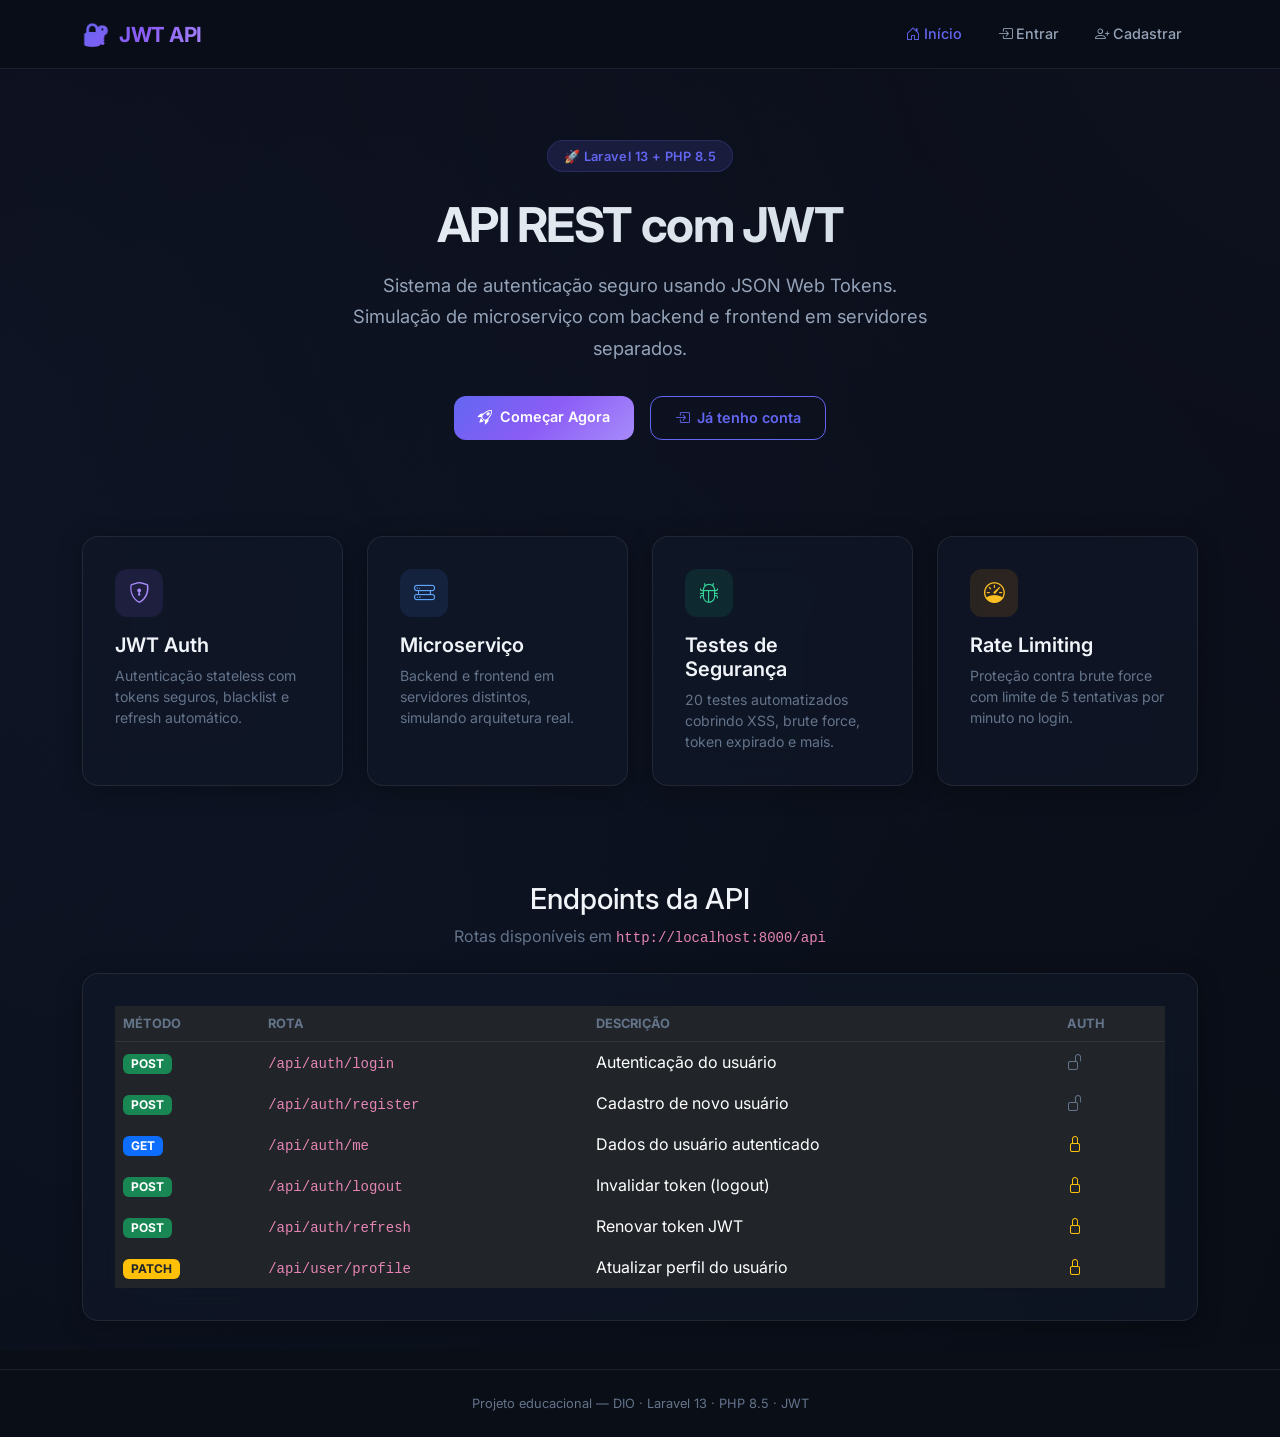
<file: front-end/index.html>
<!DOCTYPE html>
<html lang="pt-BR" data-bs-theme="dark">
<head>
    <meta charset="UTF-8">
    <meta name="viewport" content="width=device-width, initial-scale=1.0">
    <meta name="description" content="API Laravel JWT - Sistema de autenticação com JSON Web Tokens">
    <title>API Laravel JWT</title>
    <link href="https://cdn.jsdelivr.net/npm/bootstrap@5.3.3/dist/css/bootstrap.min.css" rel="stylesheet">
    <link href="https://cdn.jsdelivr.net/npm/bootstrap-icons@1.11.3/font/bootstrap-icons.min.css" rel="stylesheet">
    <link href="css/style.css" rel="stylesheet">
</head>
<body>

    <!-- Navbar -->
    <nav class="navbar navbar-expand-lg fixed-top">
        <div class="container">
            <a class="navbar-brand" href="index.html">
                <span class="brand-icon">🔐</span> JWT API
            </a>
            <button class="navbar-toggler border-0" type="button" data-bs-toggle="collapse" data-bs-target="#navbarNav">
                <span class="navbar-toggler-icon"></span>
            </button>
            <div class="collapse navbar-collapse" id="navbarNav">
                <ul class="navbar-nav ms-auto gap-1">
                    <li class="nav-item">
                        <a class="nav-link active" href="index.html">
                            <i class="bi bi-house-door me-1"></i>Início
                        </a>
                    </li>
                    <li class="nav-item" id="nav-login">
                        <a class="nav-link" href="login.html">
                            <i class="bi bi-box-arrow-in-right me-1"></i>Entrar
                        </a>
                    </li>
                    <li class="nav-item" id="nav-register">
                        <a class="nav-link" href="register.html">
                            <i class="bi bi-person-plus me-1"></i>Cadastrar
                        </a>
                    </li>
                    <li class="nav-item d-none" id="nav-dashboard">
                        <a class="nav-link" href="dashboard.html">
                            <i class="bi bi-speedometer2 me-1"></i>Dashboard
                        </a>
                    </li>
                    <li class="nav-item d-none" id="nav-logout">
                        <a class="nav-link" href="#" id="btn-nav-logout">
                            <i class="bi bi-box-arrow-right me-1"></i>Sair
                        </a>
                    </li>
                </ul>
            </div>
        </div>
    </nav>

    <!-- Hero -->
    <section class="hero-section" style="margin-top: 60px;">
        <div class="container">
            <span class="hero-badge">🚀 Laravel 13 + PHP 8.5</span>
            <h1 class="hero-title">API REST com JWT</h1>
            <p class="hero-subtitle">
                Sistema de autenticação seguro usando JSON Web Tokens.
                Simulação de microserviço com backend e frontend em servidores separados.
            </p>
            <div class="d-flex justify-content-center gap-3 flex-wrap">
                <a href="register.html" class="btn btn-accent" id="hero-register">
                    <i class="bi bi-rocket-takeoff me-2"></i>Começar Agora
                </a>
                <a href="login.html" class="btn btn-outline-accent" id="hero-login">
                    <i class="bi bi-box-arrow-in-right me-2"></i>Já tenho conta
                </a>
            </div>
        </div>
    </section>

    <!-- Features -->
    <section class="section-spacing">
        <div class="container">
            <div class="row g-4">
                <div class="col-md-6 col-lg-3">
                    <div class="glass-card h-100">
                        <div class="feature-icon purple">
                            <i class="bi bi-shield-lock"></i>
                        </div>
                        <h5 class="fw-600 mb-2">JWT Auth</h5>
                        <p class="text-muted-custom mb-0" style="font-size: 0.88rem;">
                            Autenticação stateless com tokens seguros, blacklist e refresh automático.
                        </p>
                    </div>
                </div>
                <div class="col-md-6 col-lg-3">
                    <div class="glass-card h-100">
                        <div class="feature-icon blue">
                            <i class="bi bi-hdd-rack"></i>
                        </div>
                        <h5 class="fw-600 mb-2">Microserviço</h5>
                        <p class="text-muted-custom mb-0" style="font-size: 0.88rem;">
                            Backend e frontend em servidores distintos, simulando arquitetura real.
                        </p>
                    </div>
                </div>
                <div class="col-md-6 col-lg-3">
                    <div class="glass-card h-100">
                        <div class="feature-icon green">
                            <i class="bi bi-bug"></i>
                        </div>
                        <h5 class="fw-600 mb-2">Testes de Segurança</h5>
                        <p class="text-muted-custom mb-0" style="font-size: 0.88rem;">
                            20 testes automatizados cobrindo XSS, brute force, token expirado e mais.
                        </p>
                    </div>
                </div>
                <div class="col-md-6 col-lg-3">
                    <div class="glass-card h-100">
                        <div class="feature-icon orange">
                            <i class="bi bi-speedometer"></i>
                        </div>
                        <h5 class="fw-600 mb-2">Rate Limiting</h5>
                        <p class="text-muted-custom mb-0" style="font-size: 0.88rem;">
                            Proteção contra brute force com limite de 5 tentativas por minuto no login.
                        </p>
                    </div>
                </div>
            </div>
        </div>
    </section>

    <!-- API Endpoints -->
    <section class="section-spacing">
        <div class="container">
            <div class="text-center mb-4">
                <h2 class="fw-700" style="font-size: 1.8rem;">Endpoints da API</h2>
                <p class="text-muted-custom">Rotas disponíveis em <code>http://localhost:8000/api</code></p>
            </div>
            <div class="glass-card-static">
                <div class="table-responsive">
                    <table class="table table-dark table-borderless mb-0" style="background: transparent;">
                        <thead>
                            <tr style="border-bottom: 1px solid var(--border-glass);">
                                <th style="color: var(--text-muted); font-size: 0.8rem; text-transform: uppercase;">Método</th>
                                <th style="color: var(--text-muted); font-size: 0.8rem; text-transform: uppercase;">Rota</th>
                                <th style="color: var(--text-muted); font-size: 0.8rem; text-transform: uppercase;">Descrição</th>
                                <th style="color: var(--text-muted); font-size: 0.8rem; text-transform: uppercase;">Auth</th>
                            </tr>
                        </thead>
                        <tbody>
                            <tr>
                                <td><span class="badge bg-success">POST</span></td>
                                <td><code>/api/auth/login</code></td>
                                <td>Autenticação do usuário</td>
                                <td><i class="bi bi-unlock text-muted-custom"></i></td>
                            </tr>
                            <tr>
                                <td><span class="badge bg-success">POST</span></td>
                                <td><code>/api/auth/register</code></td>
                                <td>Cadastro de novo usuário</td>
                                <td><i class="bi bi-unlock text-muted-custom"></i></td>
                            </tr>
                            <tr>
                                <td><span class="badge bg-primary">GET</span></td>
                                <td><code>/api/auth/me</code></td>
                                <td>Dados do usuário autenticado</td>
                                <td><i class="bi bi-lock text-warning"></i></td>
                            </tr>
                            <tr>
                                <td><span class="badge bg-success">POST</span></td>
                                <td><code>/api/auth/logout</code></td>
                                <td>Invalidar token (logout)</td>
                                <td><i class="bi bi-lock text-warning"></i></td>
                            </tr>
                            <tr>
                                <td><span class="badge bg-success">POST</span></td>
                                <td><code>/api/auth/refresh</code></td>
                                <td>Renovar token JWT</td>
                                <td><i class="bi bi-lock text-warning"></i></td>
                            </tr>
                            <tr>
                                <td><span class="badge bg-warning text-dark">PATCH</span></td>
                                <td><code>/api/user/profile</code></td>
                                <td>Atualizar perfil do usuário</td>
                                <td><i class="bi bi-lock text-warning"></i></td>
                            </tr>
                        </tbody>
                    </table>
                </div>
            </div>
        </div>
    </section>

    <!-- Footer -->
    <footer class="text-center py-4" style="border-top: 1px solid var(--border-glass);">
        <p class="text-muted-custom mb-0" style="font-size: 0.8rem;">
            Projeto educacional — DIO · Laravel 13 · PHP 8.5 · JWT
        </p>
    </footer>

    <script src="https://cdn.jsdelivr.net/npm/bootstrap@5.3.3/dist/js/bootstrap.bundle.min.js"></script>
    <script src="js/auth.js"></script>
    <script>
        // Update navbar based on auth state
        document.addEventListener('DOMContentLoaded', () => {
            if (Auth.isAuthenticated()) {
                document.getElementById('nav-login').classList.add('d-none');
                document.getElementById('nav-register').classList.add('d-none');
                document.getElementById('nav-dashboard').classList.remove('d-none');
                document.getElementById('nav-logout').classList.remove('d-none');
                document.getElementById('hero-register').textContent = 'Ir para Dashboard';
                document.getElementById('hero-register').href = 'dashboard.html';
                document.getElementById('hero-login').classList.add('d-none');
            }

            document.getElementById('btn-nav-logout')?.addEventListener('click', async (e) => {
                e.preventDefault();
                await Auth.logout();
            });
        });
    </script>
</body>
</html>
</file>
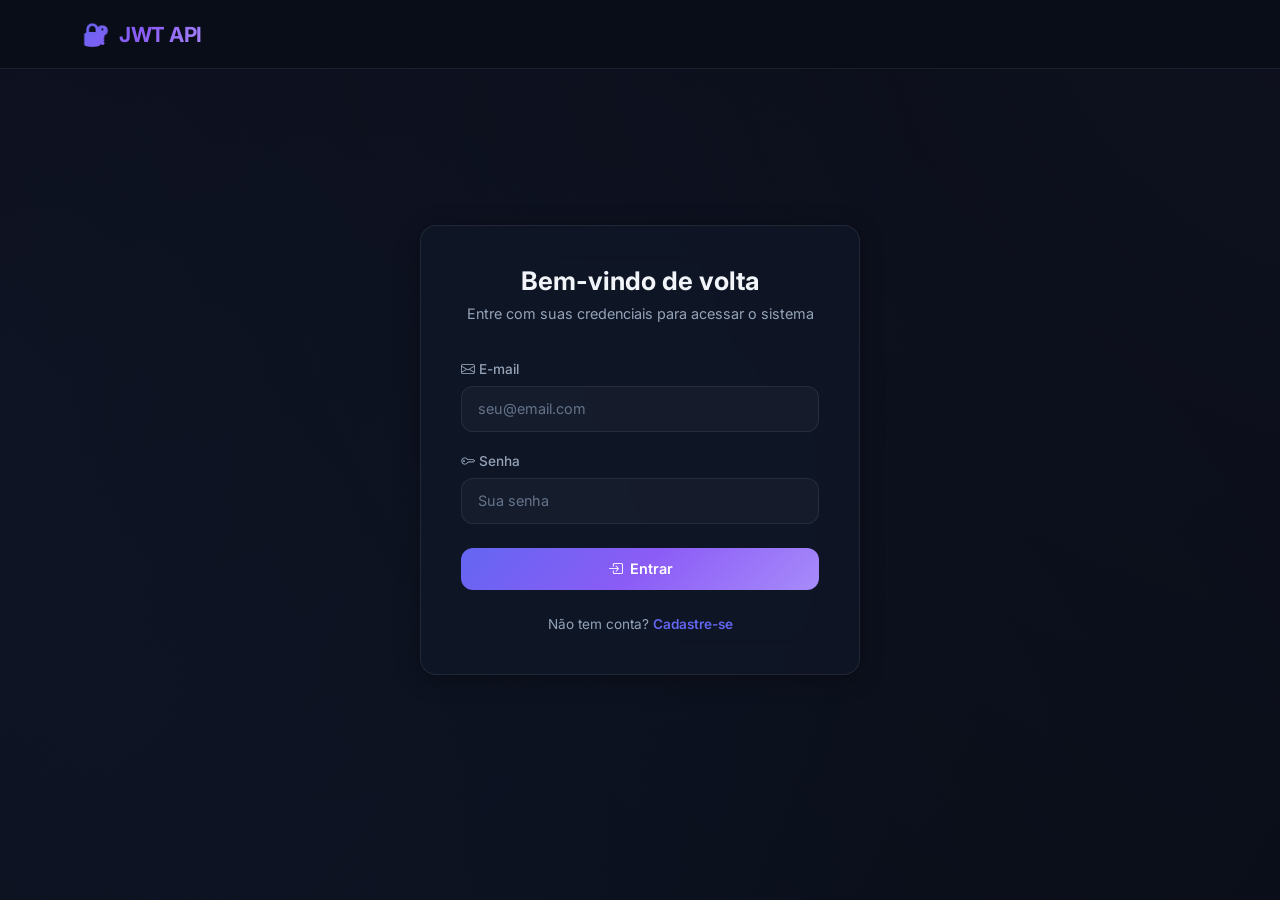
<file: front-end/dashboard.html>
<!DOCTYPE html>
<html lang="pt-BR" data-bs-theme="dark">
<head>
    <meta charset="UTF-8">
    <meta name="viewport" content="width=device-width, initial-scale=1.0">
    <meta name="description" content="Dashboard - API Laravel JWT">
    <title>Dashboard — JWT API</title>
    <link href="https://cdn.jsdelivr.net/npm/bootstrap@5.3.3/dist/css/bootstrap.min.css" rel="stylesheet">
    <link href="https://cdn.jsdelivr.net/npm/bootstrap-icons@1.11.3/font/bootstrap-icons.min.css" rel="stylesheet">
    <link href="css/style.css" rel="stylesheet">
</head>
<body>

    <!-- Navbar -->
    <nav class="navbar navbar-expand-lg fixed-top">
        <div class="container">
            <a class="navbar-brand" href="index.html">
                <span class="brand-icon">🔐</span> JWT API
            </a>
            <button class="navbar-toggler border-0" type="button" data-bs-toggle="collapse" data-bs-target="#navbarNav">
                <span class="navbar-toggler-icon"></span>
            </button>
            <div class="collapse navbar-collapse" id="navbarNav">
                <ul class="navbar-nav ms-auto gap-1">
                    <li class="nav-item">
                        <a class="nav-link" href="index.html">
                            <i class="bi bi-house-door me-1"></i>Início
                        </a>
                    </li>
                    <li class="nav-item">
                        <a class="nav-link active" href="dashboard.html">
                            <i class="bi bi-speedometer2 me-1"></i>Dashboard
                        </a>
                    </li>
                    <li class="nav-item">
                        <a class="nav-link" href="#" id="btn-nav-logout">
                            <i class="bi bi-box-arrow-right me-1"></i>Sair
                        </a>
                    </li>
                </ul>
            </div>
        </div>
    </nav>

    <div class="container" style="margin-top: 80px; padding-bottom: 3rem;">
        <!-- Dashboard Header -->
        <div class="dashboard-header">
            <h1><i class="bi bi-speedometer2 me-2"></i>Dashboard</h1>
            <p>Gerencie seu perfil e monitore seu token JWT</p>
        </div>

        <!-- Global Alert -->
        <div id="dashboard-alert" class="alert-custom mb-3">
            <i class="bi bi-info-circle"></i>
            <span id="dashboard-alert-text"></span>
        </div>

        <div class="row g-4">
            <!-- User Profile Card -->
            <div class="col-lg-6">
                <div class="glass-card-static h-100">
                    <h5 class="fw-600 mb-3">
                        <i class="bi bi-person-circle me-2 text-accent"></i>Meu Perfil
                    </h5>
                    <div class="d-flex align-items-center gap-3 mb-4">
                        <div class="user-avatar" id="user-avatar">?</div>
                        <div>
                            <div class="info-value fw-600" id="user-name-display">Carregando...</div>
                            <div class="text-muted-custom" style="font-size: 0.85rem;" id="user-email-display">...</div>
                        </div>
                    </div>
                    <div class="row g-3">
                        <div class="col-6">
                            <div class="info-label">ID</div>
                            <div class="info-value" id="user-id-display">—</div>
                        </div>
                        <div class="col-6">
                            <div class="info-label">Cadastro</div>
                            <div class="info-value" id="user-created-display">—</div>
                        </div>
                    </div>
                </div>
            </div>

            <!-- Token Info Card -->
            <div class="col-lg-6">
                <div class="glass-card-static h-100">
                    <h5 class="fw-600 mb-3">
                        <i class="bi bi-key-fill me-2 text-accent"></i>Token JWT
                    </h5>
                    <div class="mb-3">
                        <div class="info-label">Status</div>
                        <div class="d-flex align-items-center gap-2">
                            <span class="status-dot online" id="token-status-dot"></span>
                            <span class="info-value" id="token-status-text">Ativo</span>
                        </div>
                    </div>
                    <div class="mb-3">
                        <div class="info-label">Expira em</div>
                        <div class="token-timer" id="token-timer">
                            <i class="bi bi-clock"></i>
                            <span id="token-timer-text">Calculando...</span>
                        </div>
                    </div>
                    <div class="mb-3">
                        <div class="info-label">Token (parcial)</div>
                        <div class="token-display" id="token-display">—</div>
                    </div>
                    <div class="d-flex gap-2 flex-wrap">
                        <button class="btn btn-outline-accent btn-sm" id="btn-refresh-token">
                            <i class="bi bi-arrow-clockwise me-1"></i>Renovar Token
                        </button>
                        <button class="btn btn-ghost btn-sm" id="btn-copy-token">
                            <i class="bi bi-clipboard me-1"></i>Copiar Token
                        </button>
                    </div>
                </div>
            </div>

            <!-- Edit Profile Card -->
            <div class="col-12">
                <div class="glass-card-static">
                    <h5 class="fw-600 mb-3">
                        <i class="bi bi-pencil-square me-2 text-accent"></i>Editar Perfil
                    </h5>

                    <!-- Edit Alert -->
                    <div id="edit-alert" class="alert-custom mb-3">
                        <i class="bi bi-info-circle"></i>
                        <span id="edit-alert-text"></span>
                    </div>

                    <form id="edit-form" novalidate>
                        <div class="row g-3">
                            <div class="col-md-6">
                                <label for="edit-name" class="form-label">
                                    <i class="bi bi-person me-1"></i>Nome
                                </label>
                                <input type="text" class="form-control" id="edit-name"
                                       placeholder="Seu nome" required maxlength="255">
                            </div>
                            <div class="col-md-6">
                                <label for="edit-email" class="form-label">
                                    <i class="bi bi-envelope me-1"></i>E-mail
                                </label>
                                <input type="email" class="form-control" id="edit-email"
                                       placeholder="seu@email.com" required>
                            </div>
                        </div>
                        <div class="mt-3">
                            <button type="submit" class="btn btn-accent" id="edit-btn">
                                <span id="edit-btn-text">
                                    <i class="bi bi-check-lg me-2"></i>Salvar Alterações
                                </span>
                                <span id="edit-btn-loading" class="d-none">
                                    <span class="spinner-border spinner-border-sm me-2"></span>Salvando...
                                </span>
                            </button>
                        </div>
                    </form>
                </div>
            </div>

            <!-- API Status Card -->
            <div class="col-12">
                <div class="glass-card-static">
                    <h5 class="fw-600 mb-3">
                        <i class="bi bi-activity me-2 text-accent"></i>Status da API
                    </h5>
                    <div class="row g-3">
                        <div class="col-md-4">
                            <div class="info-label">Servidor</div>
                            <div class="info-value" id="api-url">http://localhost:8000</div>
                        </div>
                        <div class="col-md-4">
                            <div class="info-label">Status</div>
                            <div class="d-flex align-items-center gap-2">
                                <span class="status-dot" id="api-status-dot"></span>
                                <span class="info-value" id="api-status-text">Verificando...</span>
                            </div>
                        </div>
                        <div class="col-md-4">
                            <div class="info-label">Versão Laravel</div>
                            <div class="info-value" id="api-version">—</div>
                        </div>
                    </div>
                </div>
            </div>
        </div>
    </div>

    <!-- Footer -->
    <footer class="text-center py-4" style="border-top: 1px solid var(--border-glass);">
        <p class="text-muted-custom mb-0" style="font-size: 0.8rem;">
            Projeto educacional — DIO · Laravel 13 · PHP 8.5 · JWT
        </p>
    </footer>

    <script src="https://cdn.jsdelivr.net/npm/bootstrap@5.3.3/dist/js/bootstrap.bundle.min.js"></script>
    <script src="js/api.js"></script>
    <script src="js/auth.js"></script>
    <script src="js/app.js"></script>
    <script>
        document.addEventListener('DOMContentLoaded', () => {
            if (!Auth.isAuthenticated()) {
                console.log('isAuthenticated falhou. Token ou Expiracao invalidos. Redirecionando...');
                window.location.href = 'login.html';
                return;
            }
            App.initDashboardPage();
        });
    </script>
</body>
</html>
</file>
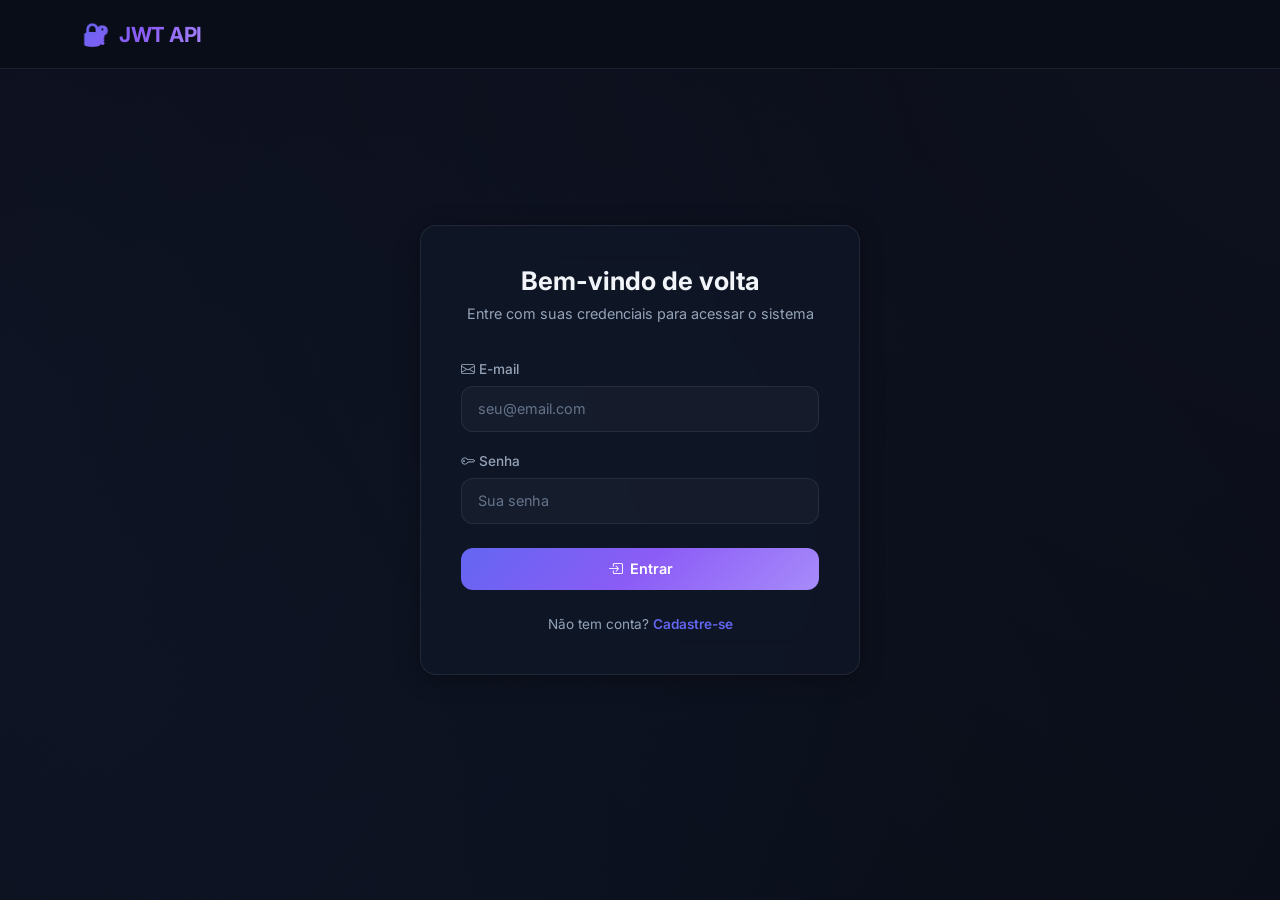
<file: front-end/login.html>
<!DOCTYPE html>
<html lang="pt-BR" data-bs-theme="dark">
<head>
    <meta charset="UTF-8">
    <meta name="viewport" content="width=device-width, initial-scale=1.0">
    <meta name="description" content="Login - API Laravel JWT">
    <title>Entrar — JWT API</title>
    <link href="https://cdn.jsdelivr.net/npm/bootstrap@5.3.3/dist/css/bootstrap.min.css" rel="stylesheet">
    <link href="https://cdn.jsdelivr.net/npm/bootstrap-icons@1.11.3/font/bootstrap-icons.min.css" rel="stylesheet">
    <link href="css/style.css" rel="stylesheet">
</head>
<body>

    <!-- Navbar -->
    <nav class="navbar navbar-expand-lg fixed-top">
        <div class="container">
            <a class="navbar-brand" href="index.html">
                <span class="brand-icon">🔐</span> JWT API
            </a>
        </div>
    </nav>

    <!-- Login Form -->
    <div class="auth-container">
        <div class="auth-card">
            <div class="glass-card-static">
                <h1 class="auth-title">Bem-vindo de volta</h1>
                <p class="auth-subtitle">Entre com suas credenciais para acessar o sistema</p>

                <!-- Alert -->
                <div id="login-alert" class="alert-custom mb-3">
                    <i class="bi bi-exclamation-circle"></i>
                    <span id="login-alert-text"></span>
                </div>

                <form id="login-form" novalidate>
                    <div class="mb-3">
                        <label for="login-email" class="form-label">
                            <i class="bi bi-envelope me-1"></i>E-mail
                        </label>
                        <input type="email" class="form-control" id="login-email"
                               placeholder="seu@email.com" required autocomplete="email">
                    </div>
                    <div class="mb-3">
                        <label for="login-password" class="form-label">
                            <i class="bi bi-key me-1"></i>Senha
                        </label>
                        <input type="password" class="form-control" id="login-password"
                               placeholder="Sua senha" required autocomplete="current-password" minlength="6">
                    </div>
                    <button type="submit" class="btn btn-accent w-100 mt-2" id="login-btn">
                        <span id="login-btn-text">
                            <i class="bi bi-box-arrow-in-right me-2"></i>Entrar
                        </span>
                        <span id="login-btn-loading" class="d-none">
                            <span class="spinner-border spinner-border-sm me-2"></span>Entrando...
                        </span>
                    </button>
                </form>

                <div class="auth-footer">
                    Não tem conta? <a href="register.html">Cadastre-se</a>
                </div>
            </div>
        </div>
    </div>

    <script src="https://cdn.jsdelivr.net/npm/bootstrap@5.3.3/dist/js/bootstrap.bundle.min.js"></script>
    <script src="js/api.js"></script>
    <script src="js/auth.js"></script>
    <script src="js/app.js"></script>
    <script>
        document.addEventListener('DOMContentLoaded', () => {
            // Redirect if already authenticated
            if (Auth.isAuthenticated()) {
                window.location.href = 'dashboard.html';
                return;
            }
            App.initLoginPage();
        });
    </script>
</body>
</html>
</file>
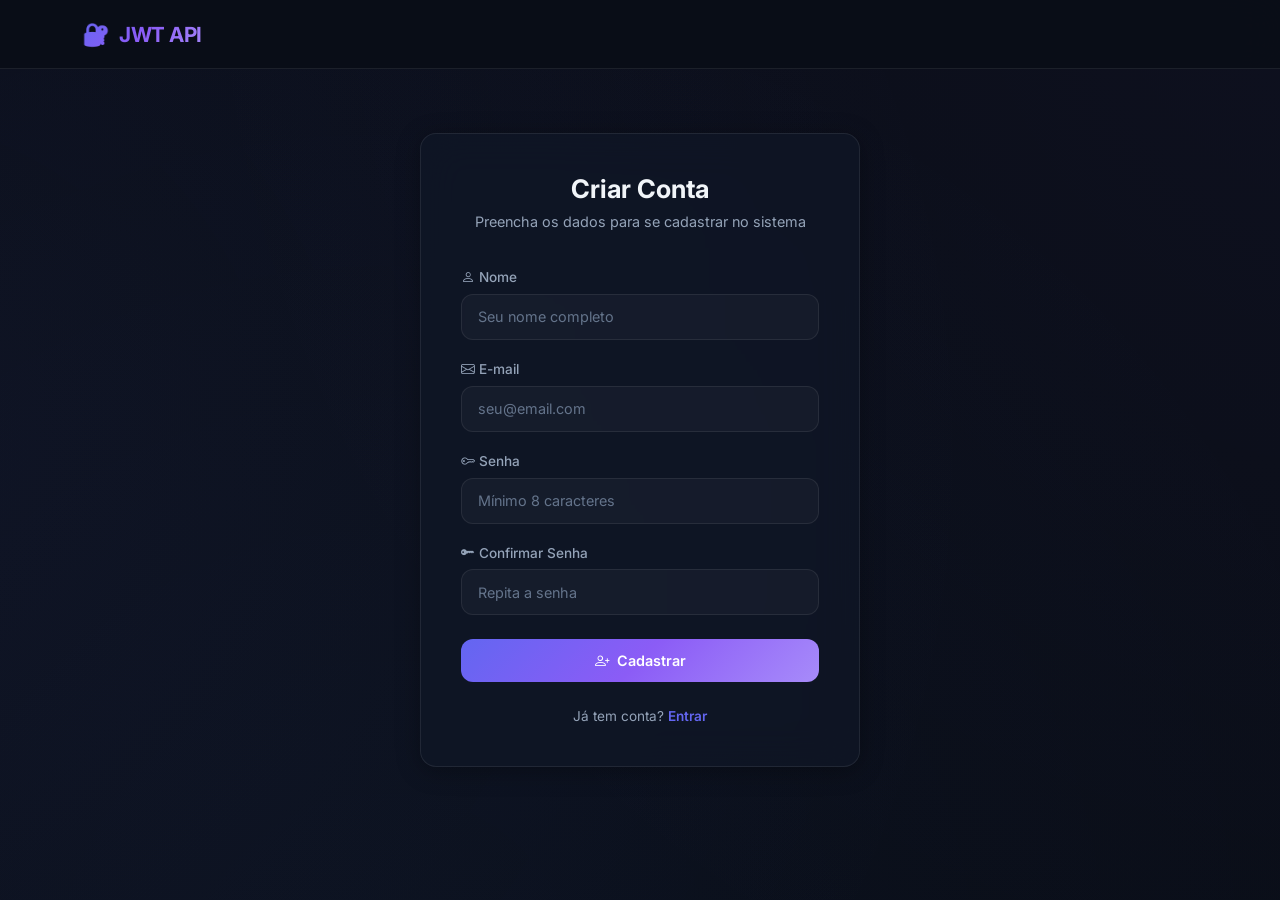
<file: front-end/register.html>
<!DOCTYPE html>
<html lang="pt-BR" data-bs-theme="dark">
<head>
    <meta charset="UTF-8">
    <meta name="viewport" content="width=device-width, initial-scale=1.0">
    <meta name="description" content="Cadastro - API Laravel JWT">
    <title>Cadastrar — JWT API</title>
    <link href="https://cdn.jsdelivr.net/npm/bootstrap@5.3.3/dist/css/bootstrap.min.css" rel="stylesheet">
    <link href="https://cdn.jsdelivr.net/npm/bootstrap-icons@1.11.3/font/bootstrap-icons.min.css" rel="stylesheet">
    <link href="css/style.css" rel="stylesheet">
</head>
<body>

    <!-- Navbar -->
    <nav class="navbar navbar-expand-lg fixed-top">
        <div class="container">
            <a class="navbar-brand" href="index.html">
                <span class="brand-icon">🔐</span> JWT API
            </a>
        </div>
    </nav>

    <!-- Register Form -->
    <div class="auth-container">
        <div class="auth-card">
            <div class="glass-card-static">
                <h1 class="auth-title">Criar Conta</h1>
                <p class="auth-subtitle">Preencha os dados para se cadastrar no sistema</p>

                <!-- Alert -->
                <div id="register-alert" class="alert-custom mb-3">
                    <i class="bi bi-exclamation-circle"></i>
                    <span id="register-alert-text"></span>
                </div>

                <form id="register-form" novalidate>
                    <div class="mb-3">
                        <label for="register-name" class="form-label">
                            <i class="bi bi-person me-1"></i>Nome
                        </label>
                        <input type="text" class="form-control" id="register-name"
                               placeholder="Seu nome completo" required maxlength="255" autocomplete="name">
                    </div>
                    <div class="mb-3">
                        <label for="register-email" class="form-label">
                            <i class="bi bi-envelope me-1"></i>E-mail
                        </label>
                        <input type="email" class="form-control" id="register-email"
                               placeholder="seu@email.com" required autocomplete="email">
                    </div>
                    <div class="mb-3">
                        <label for="register-password" class="form-label">
                            <i class="bi bi-key me-1"></i>Senha
                        </label>
                        <input type="password" class="form-control" id="register-password"
                               placeholder="Mínimo 8 caracteres" required minlength="8" autocomplete="new-password">
                    </div>
                    <div class="mb-3">
                        <label for="register-password-confirm" class="form-label">
                            <i class="bi bi-key-fill me-1"></i>Confirmar Senha
                        </label>
                        <input type="password" class="form-control" id="register-password-confirm"
                               placeholder="Repita a senha" required minlength="8" autocomplete="new-password">
                    </div>
                    <button type="submit" class="btn btn-accent w-100 mt-2" id="register-btn">
                        <span id="register-btn-text">
                            <i class="bi bi-person-plus me-2"></i>Cadastrar
                        </span>
                        <span id="register-btn-loading" class="d-none">
                            <span class="spinner-border spinner-border-sm me-2"></span>Cadastrando...
                        </span>
                    </button>
                </form>

                <div class="auth-footer">
                    Já tem conta? <a href="login.html">Entrar</a>
                </div>
            </div>
        </div>
    </div>

    <script src="https://cdn.jsdelivr.net/npm/bootstrap@5.3.3/dist/js/bootstrap.bundle.min.js"></script>
    <script src="js/api.js"></script>
    <script src="js/auth.js"></script>
    <script src="js/app.js"></script>
    <script>
        document.addEventListener('DOMContentLoaded', () => {
            if (Auth.isAuthenticated()) {
                window.location.href = 'dashboard.html';
                return;
            }
            App.initRegisterPage();
        });
    </script>
</body>
</html>
</file>
<file: front-end/css/style.css>
/* ============================================
   API Laravel JWT — Frontend Theme
   Dark Mode + Glassmorphism + Modern Design
   ============================================ */

@import url('https://fonts.googleapis.com/css2?family=Inter:wght@300;400;500;600;700&display=swap');

/* ---- CSS Variables ---- */
:root {
    --bg-primary: #0a0e17;
    --bg-secondary: #111827;
    --bg-card: rgba(17, 24, 39, 0.7);
    --bg-glass: rgba(255, 255, 255, 0.03);
    --border-glass: rgba(255, 255, 255, 0.08);
    --text-primary: #f1f5f9;
    --text-secondary: #94a3b8;
    --text-muted: #64748b;
    --accent-primary: #6366f1;
    --accent-secondary: #8b5cf6;
    --accent-gradient: linear-gradient(135deg, #6366f1, #8b5cf6, #a78bfa);
    --accent-glow: rgba(99, 102, 241, 0.15);
    --success: #10b981;
    --danger: #ef4444;
    --warning: #f59e0b;
    --info: #3b82f6;
    --radius: 12px;
    --radius-lg: 16px;
    --shadow: 0 4px 24px rgba(0, 0, 0, 0.3);
    --shadow-glow: 0 0 40px rgba(99, 102, 241, 0.1);
    --transition: all 0.3s cubic-bezier(0.4, 0, 0.2, 1);
}

/* ---- Base ---- */
* {
    margin: 0;
    padding: 0;
    box-sizing: border-box;
}

body {
    font-family: 'Inter', sans-serif;
    background: var(--bg-primary);
    color: var(--text-primary);
    min-height: 100vh;
    overflow-x: hidden;
}

/* Background animated gradient */
body::before {
    content: '';
    position: fixed;
    top: -50%;
    left: -50%;
    width: 200%;
    height: 200%;
    background: radial-gradient(circle at 20% 50%, rgba(99, 102, 241, 0.06) 0%, transparent 50%),
                radial-gradient(circle at 80% 20%, rgba(139, 92, 246, 0.04) 0%, transparent 50%),
                radial-gradient(circle at 40% 80%, rgba(59, 130, 246, 0.03) 0%, transparent 50%);
    animation: bgFloat 20s ease-in-out infinite;
    z-index: -1;
}

@keyframes bgFloat {
    0%, 100% { transform: translate(0, 0) rotate(0deg); }
    33% { transform: translate(2%, -2%) rotate(1deg); }
    66% { transform: translate(-1%, 1%) rotate(-0.5deg); }
}

/* ---- Navbar ---- */
.navbar {
    background: rgba(10, 14, 23, 0.85) !important;
    backdrop-filter: blur(20px);
    -webkit-backdrop-filter: blur(20px);
    border-bottom: 1px solid var(--border-glass);
    padding: 0.75rem 0;
    transition: var(--transition);
}

.navbar-brand {
    font-weight: 700;
    font-size: 1.3rem;
    background: var(--accent-gradient);
    -webkit-background-clip: text;
    -webkit-text-fill-color: transparent;
    background-clip: text;
    letter-spacing: -0.02em;
}

.navbar-brand .brand-icon {
    font-size: 1.4rem;
    margin-right: 0.3rem;
}

.nav-link {
    color: var(--text-secondary) !important;
    font-weight: 500;
    font-size: 0.9rem;
    padding: 0.5rem 1rem !important;
    border-radius: 8px;
    transition: var(--transition);
}

.nav-link:hover {
    color: var(--text-primary) !important;
    background: var(--accent-glow);
}

.nav-link.active {
    color: var(--accent-primary) !important;
}

/* ---- Glass Cards ---- */
.glass-card {
    background: var(--bg-card);
    backdrop-filter: blur(20px);
    -webkit-backdrop-filter: blur(20px);
    border: 1px solid var(--border-glass);
    border-radius: var(--radius-lg);
    box-shadow: var(--shadow);
    padding: 2rem;
    transition: var(--transition);
}

.glass-card:hover {
    border-color: rgba(99, 102, 241, 0.15);
    box-shadow: var(--shadow), var(--shadow-glow);
    transform: translateY(-2px);
}

.glass-card-static {
    background: var(--bg-card);
    backdrop-filter: blur(20px);
    -webkit-backdrop-filter: blur(20px);
    border: 1px solid var(--border-glass);
    border-radius: var(--radius-lg);
    box-shadow: var(--shadow);
    padding: 2rem;
}

/* ---- Buttons ---- */
.btn-accent {
    background: var(--accent-gradient);
    border: none;
    color: #fff;
    font-weight: 600;
    padding: 0.65rem 1.5rem;
    border-radius: var(--radius);
    font-size: 0.9rem;
    transition: var(--transition);
    position: relative;
    overflow: hidden;
}

.btn-accent::before {
    content: '';
    position: absolute;
    top: 0;
    left: -100%;
    width: 100%;
    height: 100%;
    background: linear-gradient(90deg, transparent, rgba(255,255,255,0.15), transparent);
    transition: 0.5s;
}

.btn-accent:hover {
    transform: translateY(-1px);
    box-shadow: 0 4px 20px rgba(99, 102, 241, 0.4);
    color: #fff;
}

.btn-accent:hover::before {
    left: 100%;
}

.btn-accent:active {
    transform: translateY(0);
}

.btn-accent:disabled {
    opacity: 0.6;
    cursor: not-allowed;
    transform: none;
}

.btn-outline-accent {
    border: 1px solid var(--accent-primary);
    color: var(--accent-primary);
    background: transparent;
    font-weight: 600;
    padding: 0.65rem 1.5rem;
    border-radius: var(--radius);
    font-size: 0.9rem;
    transition: var(--transition);
}

.btn-outline-accent:hover {
    background: var(--accent-glow);
    color: var(--accent-primary);
    border-color: var(--accent-secondary);
}

.btn-ghost {
    background: transparent;
    border: 1px solid var(--border-glass);
    color: var(--text-secondary);
    padding: 0.65rem 1.5rem;
    border-radius: var(--radius);
    font-weight: 500;
    font-size: 0.9rem;
    transition: var(--transition);
}

.btn-ghost:hover {
    background: rgba(255, 255, 255, 0.05);
    color: var(--text-primary);
    border-color: rgba(255, 255, 255, 0.15);
}

/* ---- Form Controls ---- */
.form-control,
.form-select {
    background: rgba(255, 255, 255, 0.03) !important;
    border: 1px solid var(--border-glass) !important;
    color: var(--text-primary) !important;
    border-radius: var(--radius);
    padding: 0.7rem 1rem;
    font-size: 0.9rem;
    transition: var(--transition);
}

.form-control:focus,
.form-select:focus {
    border-color: var(--accent-primary) !important;
    box-shadow: 0 0 0 3px var(--accent-glow) !important;
    outline: none;
}

.form-control::placeholder {
    color: var(--text-muted) !important;
}

.form-label {
    color: var(--text-secondary);
    font-weight: 500;
    font-size: 0.85rem;
    margin-bottom: 0.4rem;
}

/* ---- Alerts / Toasts ---- */
.alert-custom {
    border-radius: var(--radius);
    border: none;
    padding: 1rem 1.25rem;
    font-size: 0.9rem;
    display: none;
    animation: slideDown 0.3s ease-out;
}

.alert-custom.show {
    display: flex;
    align-items: center;
    gap: 0.5rem;
}

.alert-success-custom {
    background: rgba(16, 185, 129, 0.1);
    border-left: 3px solid var(--success);
    color: var(--success);
}

.alert-danger-custom {
    background: rgba(239, 68, 68, 0.1);
    border-left: 3px solid var(--danger);
    color: var(--danger);
}

.alert-warning-custom {
    background: rgba(245, 158, 11, 0.1);
    border-left: 3px solid var(--warning);
    color: var(--warning);
}

.alert-info-custom {
    background: rgba(59, 130, 246, 0.1);
    border-left: 3px solid var(--info);
    color: var(--info);
}

@keyframes slideDown {
    from { opacity: 0; transform: translateY(-10px); }
    to { opacity: 1; transform: translateY(0); }
}

/* ---- Hero Section ---- */
.hero-section {
    padding: 5rem 0 3rem;
    text-align: center;
}

.hero-title {
    font-size: 3rem;
    font-weight: 700;
    letter-spacing: -0.03em;
    margin-bottom: 1rem;
    background: linear-gradient(135deg, #f1f5f9, #cbd5e1);
    -webkit-background-clip: text;
    -webkit-text-fill-color: transparent;
    background-clip: text;
}

.hero-subtitle {
    font-size: 1.15rem;
    color: var(--text-secondary);
    max-width: 600px;
    margin: 0 auto 2rem;
    line-height: 1.7;
}

.hero-badge {
    display: inline-block;
    background: var(--accent-glow);
    border: 1px solid rgba(99, 102, 241, 0.2);
    color: var(--accent-primary);
    padding: 0.35rem 1rem;
    border-radius: 20px;
    font-size: 0.8rem;
    font-weight: 600;
    margin-bottom: 1.5rem;
    letter-spacing: 0.03em;
}

/* ---- Feature Cards ---- */
.feature-icon {
    width: 48px;
    height: 48px;
    border-radius: 12px;
    display: flex;
    align-items: center;
    justify-content: center;
    font-size: 1.3rem;
    margin-bottom: 1rem;
}

.feature-icon.purple { background: rgba(139, 92, 246, 0.12); color: #a78bfa; }
.feature-icon.blue { background: rgba(59, 130, 246, 0.12); color: #60a5fa; }
.feature-icon.green { background: rgba(16, 185, 129, 0.12); color: #34d399; }
.feature-icon.orange { background: rgba(245, 158, 11, 0.12); color: #fbbf24; }

/* ---- Auth Pages ---- */
.auth-container {
    min-height: 100vh;
    display: flex;
    align-items: center;
    justify-content: center;
    padding: 2rem 1rem;
}

.auth-card {
    width: 100%;
    max-width: 440px;
}

.auth-card .glass-card-static {
    padding: 2.5rem;
}

.auth-title {
    font-size: 1.6rem;
    font-weight: 700;
    text-align: center;
    margin-bottom: 0.4rem;
}

.auth-subtitle {
    text-align: center;
    color: var(--text-secondary);
    font-size: 0.9rem;
    margin-bottom: 2rem;
}

.auth-divider {
    text-align: center;
    color: var(--text-muted);
    font-size: 0.8rem;
    margin: 1rem 0;
}

.auth-footer {
    text-align: center;
    margin-top: 1.5rem;
    color: var(--text-secondary);
    font-size: 0.85rem;
}

.auth-footer a {
    color: var(--accent-primary);
    text-decoration: none;
    font-weight: 600;
}

.auth-footer a:hover {
    text-decoration: underline;
}

/* ---- Dashboard ---- */
.dashboard-header {
    padding: 2rem 0 1rem;
}

.dashboard-header h1 {
    font-size: 1.8rem;
    font-weight: 700;
}

.dashboard-header p {
    color: var(--text-secondary);
    font-size: 0.95rem;
}

.user-avatar {
    width: 64px;
    height: 64px;
    border-radius: 50%;
    background: var(--accent-gradient);
    display: flex;
    align-items: center;
    justify-content: center;
    font-size: 1.5rem;
    font-weight: 700;
    color: #fff;
    flex-shrink: 0;
}

.info-label {
    color: var(--text-muted);
    font-size: 0.8rem;
    font-weight: 500;
    text-transform: uppercase;
    letter-spacing: 0.05em;
    margin-bottom: 0.2rem;
}

.info-value {
    color: var(--text-primary);
    font-size: 1rem;
    font-weight: 500;
}

/* Token Display */
.token-display {
    background: rgba(0, 0, 0, 0.3);
    border: 1px solid var(--border-glass);
    border-radius: var(--radius);
    padding: 0.75rem 1rem;
    font-family: 'Courier New', monospace;
    font-size: 0.78rem;
    color: var(--text-muted);
    word-break: break-all;
    max-height: 60px;
    overflow: hidden;
    position: relative;
}

.token-display::after {
    content: '';
    position: absolute;
    bottom: 0;
    left: 0;
    right: 0;
    height: 30px;
    background: linear-gradient(transparent, rgba(0, 0, 0, 0.5));
}

/* Timer */
.token-timer {
    display: flex;
    align-items: center;
    gap: 0.5rem;
    padding: 0.5rem 1rem;
    background: rgba(245, 158, 11, 0.08);
    border: 1px solid rgba(245, 158, 11, 0.15);
    border-radius: var(--radius);
    font-size: 0.85rem;
    color: var(--warning);
}

.token-timer.expired {
    background: rgba(239, 68, 68, 0.08);
    border-color: rgba(239, 68, 68, 0.15);
    color: var(--danger);
}

/* Status indicator */
.status-dot {
    display: inline-block;
    width: 8px;
    height: 8px;
    border-radius: 50%;
    margin-right: 0.4rem;
    animation: pulse 2s infinite;
}

.status-dot.online { background: var(--success); }
.status-dot.offline { background: var(--danger); animation: none; }

@keyframes pulse {
    0%, 100% { opacity: 1; }
    50% { opacity: 0.4; }
}

/* ---- Spinner ---- */
.spinner-border-sm {
    width: 1rem;
    height: 1rem;
    border-width: 0.15em;
}

/* ---- Section Spacing ---- */
.section-spacing {
    padding: 3rem 0;
}

/* ---- Responsive ---- */
@media (max-width: 768px) {
    .hero-title { font-size: 2rem; }
    .hero-subtitle { font-size: 1rem; }
    .glass-card { padding: 1.5rem; }
    .glass-card-static { padding: 1.5rem; }
    .auth-card .glass-card-static { padding: 1.75rem; }
    .dashboard-header h1 { font-size: 1.4rem; }
    .user-avatar { width: 48px; height: 48px; font-size: 1.2rem; }
}

@media (max-width: 480px) {
    .hero-title { font-size: 1.6rem; }
    .btn-accent, .btn-outline-accent, .btn-ghost {
        width: 100%;
        text-align: center;
    }
}

/* ---- Utility ---- */
.gap-2 { gap: 0.5rem; }
.gap-3 { gap: 1rem; }
.text-accent { color: var(--accent-primary) !important; }
.text-muted-custom { color: var(--text-muted) !important; }
.fw-600 { font-weight: 600; }
.mt-section { margin-top: 4rem; }
</file>
